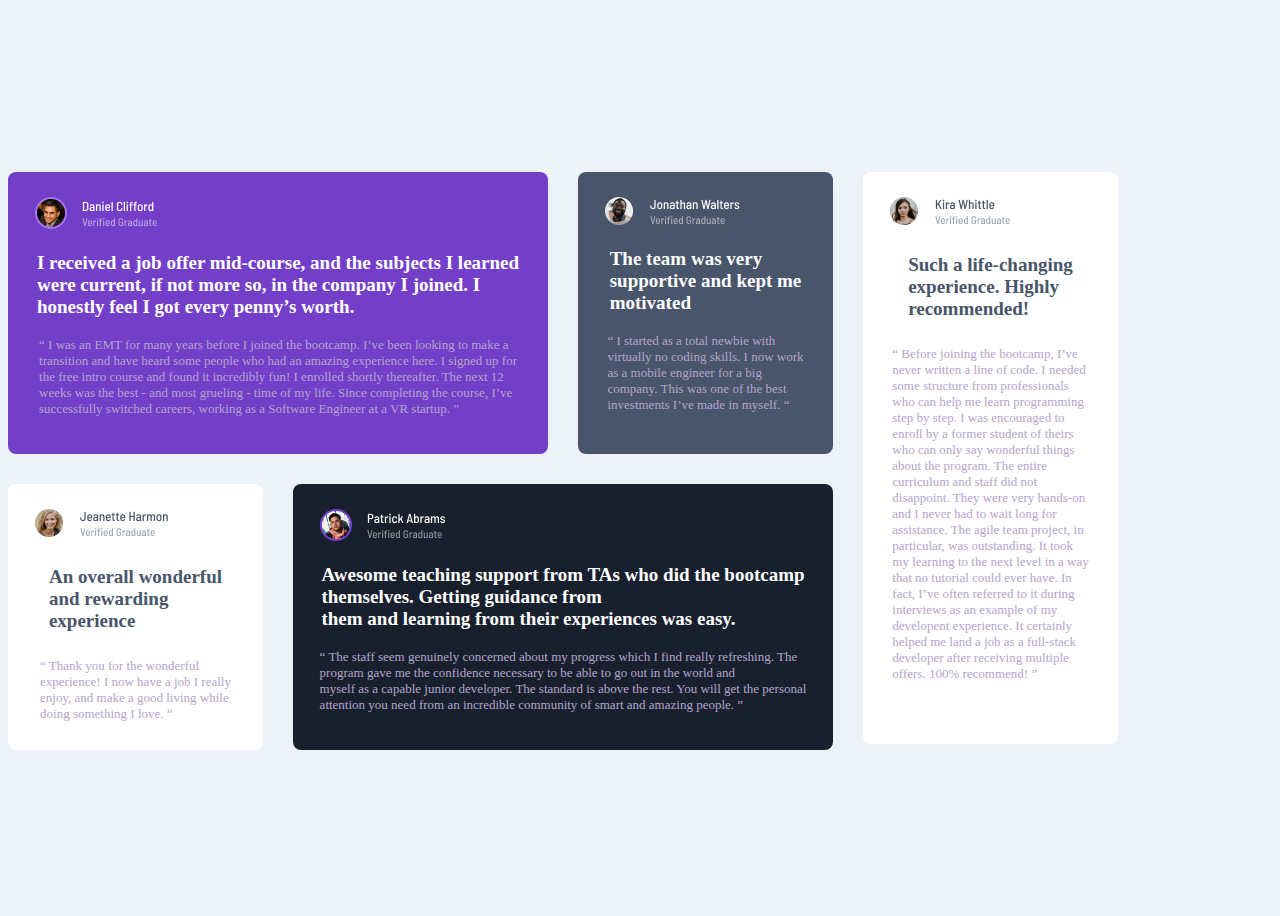
<file: index.html>
<!DOCTYPE html>
<html lang="en">
  <head>
    <meta charset="UTF-8" />
    <meta name="viewport" content="width=device-width, initial-scale=1.0" />
    <title>Document</title>
    <link rel="stylesheet" href="style.css" />
  </head>
  <body>
    <div class="container">
      <div class="child1">
        <img src="./Group 6.png" alt="" />
        <h3>
          I received a job offer mid-course, and the subjects I learned <br />
          were current, if not more so, in the company I joined. I <br />
          honestly feel I got every penny’s worth.
        </h3>
        <p>
          “ I was an EMT for many years before I joined the bootcamp. I’ve been
          looking to make a <br />
          transition and have heard some people who had an amazing experience
          here. I signed up for <br />
          the free intro course and found it incredibly fun! I enrolled shortly
          thereafter. The next 12 <br />
          weeks was the best - and most grueling - time of my life. Since
          completing the course, I’ve <br />
          successfully switched careers, working as a Software Engineer at a VR
          startup. ”
        </p>
      </div>
      <div class="child2">
        <img src="./Group 6 (1).png" alt="" />
        <h3>
          The team was very <br />
          supportive and kept me <br />
          motivated
        </h3>
        <p>
          “ I started as a total newbie with <br />
          virtually no coding skills. I now work <br />
          as a mobile engineer for a big <br />
          company. This was one of the best <br />
          investments I’ve made in myself. “
        </p>
      </div>
      <div class="child3">
        <img src="./Group 6 (2).png" alt="" />
        <h4>
          Such a life-changing <br />
          experience. Highly <br />
          recommended!
        </h4>
        <p>
          “ Before joining the bootcamp, I’ve <br />
          never written a line of code. I needed <br />
          some structure from professionals <br />
          who can help me learn programming <br />
          step by step. I was encouraged to <br />
          enroll by a former student of theirs <br />
          who can only say wonderful things <br />
          about the program. The entire <br />
          curriculum and staff did not <br />
          disappoint. They were very hands-on <br />
          and I never had to wait long for <br />
          assistance. The agile team project, in <br />
          particular, was outstanding. It took <br />
          my learning to the next level in a way <br />
          that no tutorial could ever have. In <br />
          fact, I’ve often referred to it during <br />
          interviews as an example of my <br />
          developent experience. It certainly <br />
          helped me land a job as a full-stack <br />
          developer after receiving multiple <br />
          offers. 100% recommend! ”
        </p>
      </div>
      <div class="child4">
        <img src="./Group 6 (3).png" alt="" />
        <h4>
          An overall wonderful <br />
          and rewarding <br />
          experience
        </h4>
        <p>
          “ Thank you for the wonderful <br />
          experience! I now have a job I really <br />
          enjoy, and make a good living while <br />
          doing something I love. ”
        </p>
      </div>
      <div class="child5">
        <img src="./Group 6 (4).png"alt="">
        <h3>
          Awesome teaching support from TAs who did the bootcamp <br />
          themselves. Getting guidance from <br />
          them and learning from their experiences was easy.
        </h3>
        <p>
          “ The staff seem genuinely concerned about my progress which I find
          really refreshing. The <br />
          program gave me the confidence necessary to be able to go out in the
          world and <br />
          myself as a capable junior developer. The standard is above the rest.
          You will get the personal <br />
          attention you need from an incredible community of smart and amazing
          people. ”
        </p>
      </div>
    </div>
  </body>
</html>
</file>
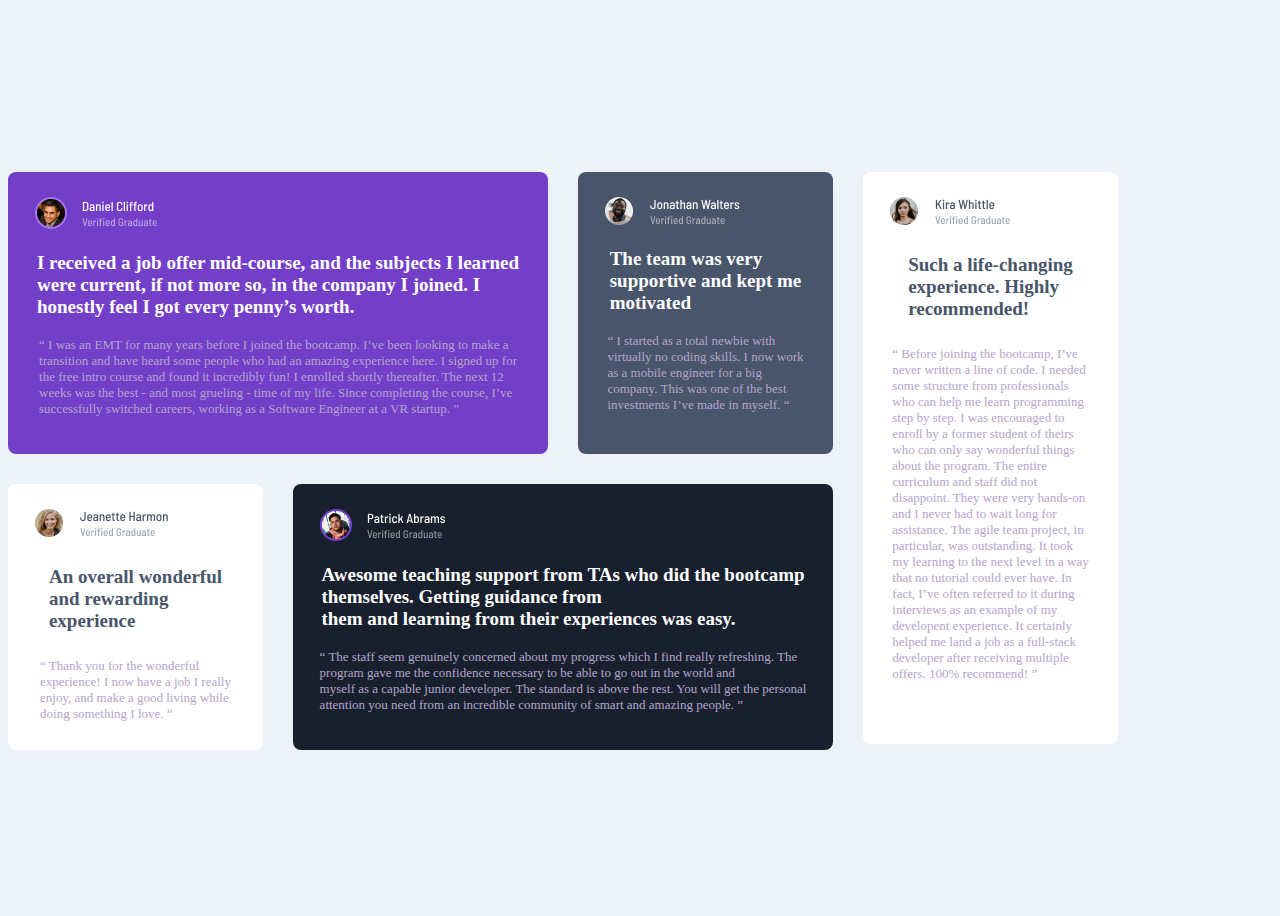
<file: gridhomework-anri/index.html>
<!DOCTYPE html>
<html lang="en">
  <head>
    <meta charset="UTF-8" />
    <meta name="viewport" content="width=device-width, initial-scale=1.0" />
    <title>Document</title>
    <link rel="stylesheet" href="style.css" />
  </head>
  <body>
    <div class="container">
      <div class="child1">
        <img src="./Group 6.png" alt="" />
        <h3>
          I received a job offer mid-course, and the subjects I learned <br />
          were current, if not more so, in the company I joined. I <br />
          honestly feel I got every penny’s worth.
        </h3>
        <p>
          “ I was an EMT for many years before I joined the bootcamp. I’ve been
          looking to make a <br />
          transition and have heard some people who had an amazing experience
          here. I signed up for <br />
          the free intro course and found it incredibly fun! I enrolled shortly
          thereafter. The next 12 <br />
          weeks was the best - and most grueling - time of my life. Since
          completing the course, I’ve <br />
          successfully switched careers, working as a Software Engineer at a VR
          startup. ”
        </p>
      </div>
      <div class="child2">
        <img src="./Group 6 (1).png" alt="" />
        <h3>
          The team was very <br />
          supportive and kept me <br />
          motivated
        </h3>
        <p>
          “ I started as a total newbie with <br />
          virtually no coding skills. I now work <br />
          as a mobile engineer for a big <br />
          company. This was one of the best <br />
          investments I’ve made in myself. “
        </p>
      </div>
      <div class="child3">
        <img src="./Group 6 (2).png" alt="" />
        <h4>
          Such a life-changing <br />
          experience. Highly <br />
          recommended!
        </h4>
        <p>
          “ Before joining the bootcamp, I’ve <br />
          never written a line of code. I needed <br />
          some structure from professionals <br />
          who can help me learn programming <br />
          step by step. I was encouraged to <br />
          enroll by a former student of theirs <br />
          who can only say wonderful things <br />
          about the program. The entire <br />
          curriculum and staff did not <br />
          disappoint. They were very hands-on <br />
          and I never had to wait long for <br />
          assistance. The agile team project, in <br />
          particular, was outstanding. It took <br />
          my learning to the next level in a way <br />
          that no tutorial could ever have. In <br />
          fact, I’ve often referred to it during <br />
          interviews as an example of my <br />
          developent experience. It certainly <br />
          helped me land a job as a full-stack <br />
          developer after receiving multiple <br />
          offers. 100% recommend! ”
        </p>
      </div>
      <div class="child4">
        <img src="./Group 6 (3).png" alt="" />
        <h4>
          An overall wonderful <br />
          and rewarding <br />
          experience
        </h4>
        <p>
          “ Thank you for the wonderful <br />
          experience! I now have a job I really <br />
          enjoy, and make a good living while <br />
          doing something I love. ”
        </p>
      </div>
      <div class="child5">
        <img src="./Group 6 (4).png"alt="">
        <h3>
          Awesome teaching support from TAs who did the bootcamp <br />
          themselves. Getting guidance from <br />
          them and learning from their experiences was easy.
        </h3>
        <p>
          “ The staff seem genuinely concerned about my progress which I find
          really refreshing. The <br />
          program gave me the confidence necessary to be able to go out in the
          world and <br />
          myself as a capable junior developer. The standard is above the rest.
          You will get the personal <br />
          attention you need from an incredible community of smart and amazing
          people. ”
        </p>
      </div>
    </div>
  </body>
</html>
</file>
<file: style.css>
body{
    background-color: #ECF2F8;
    height: 100vh;
    display: flex;
    align-items: center;
}
.container{
    width: 1110px;
    height: 572px;
    display: grid;
    grid-template-areas: 
    "div1 div1 div2 div3"
    "div4 div5 div5 div3";
    gap:30px;

}


.child1{
    grid-area: div1;
    background-color: #733FC8;
    border-radius: 8px;
    width:540px;
    height: 282px;
    


}
.child2{
    grid-area:div2;
    background-color: #48556A;
    border-radius: 8px;
    width:255px;
    height: 282px;
}
.child3{
    grid-area:div3;
    background-color: #FFFFFF;
    border-radius: 8px;
    width:255px;
    height:572px;
}
.child4{
    grid-area: div4;
    background-color: #FFFFFF;
    border-radius: 8px;
    width:255px;
    height:266px;
}
.child5{
    grid-area: div5;
    background-color: #19202D;
    border-radius: 8px;
    width:540px;
    height:266px;
}
h3{
    display: flex;
    align-items: center;
    justify-content: center;
    font-size: 19px;
    color:white;
}
p{
    color:#b4a4cd;
    font-size: 13px;
    display: flex;
    align-items: center;
    justify-content: center;
}
.firstimg{
    display: flex;
    align-items: center;
    justify-content: center;
}
img{
    margin-left: 27px;
    margin-top: 25px
}
h4{
    display: flex;
    align-items: center;
    justify-content: center;
    font-size: 19px;
    color:#48556A;
}
</file>
<file: gridhomework-anri/style.css>
body{
    background-color: #ECF2F8;
    height: 100vh;
    display: flex;
    align-items: center;
}
.container{
    width: 1110px;
    height: 572px;
    display: grid;
    grid-template-areas: 
    "div1 div1 div2 div3"
    "div4 div5 div5 div3";
    gap:30px;

}


.child1{
    grid-area: div1;
    background-color: #733FC8;
    border-radius: 8px;
    width:540px;
    height: 282px;
    


}
.child2{
    grid-area:div2;
    background-color: #48556A;
    border-radius: 8px;
    width:255px;
    height: 282px;
}
.child3{
    grid-area:div3;
    background-color: #FFFFFF;
    border-radius: 8px;
    width:255px;
    height:572px;
}
.child4{
    grid-area: div4;
    background-color: #FFFFFF;
    border-radius: 8px;
    width:255px;
    height:266px;
}
.child5{
    grid-area: div5;
    background-color: #19202D;
    border-radius: 8px;
    width:540px;
    height:266px;
}
h3{
    display: flex;
    align-items: center;
    justify-content: center;
    font-size: 19px;
    color:white;
}
p{
    color:#b4a4cd;
    font-size: 13px;
    display: flex;
    align-items: center;
    justify-content: center;
}
.firstimg{
    display: flex;
    align-items: center;
    justify-content: center;
}
img{
    margin-left: 27px;
    margin-top: 25px
}
h4{
    display: flex;
    align-items: center;
    justify-content: center;
    font-size: 19px;
    color:#48556A;
}
</file>
